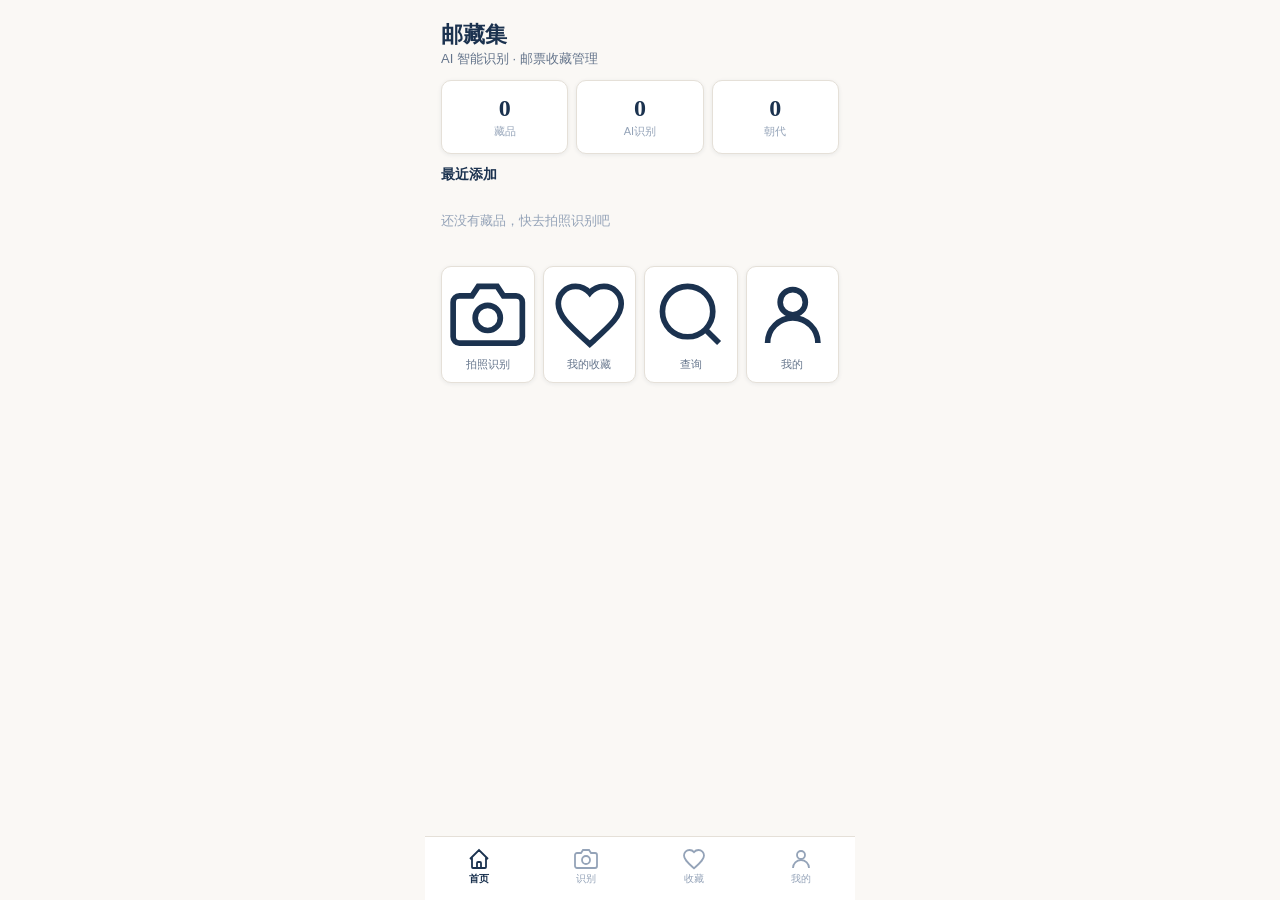
<file: index.html>
<!DOCTYPE html>
<html lang="zh-CN">
<head>
<meta charset="UTF-8">
<meta name="viewport" content="width=device-width,initial-scale=1.0,maximum-scale=1.0,user-scalable=no">
<meta name="theme-color" content="#1B324F">
<meta name="apple-mobile-web-app-capable" content="yes">
<title>邮藏集 - AI 邮票识别</title>
<link rel="manifest" href="manifest.json">
<link rel="apple-touch-icon" href="icons/icon-192.png">
<style>
:root{--p:#1B324F;--g:#C8963E;--b:#FAF8F5;--s:#F5F1EB;--e:#E5E0D8;--m:#94A3B8;--t:#64748B;--i:#1A1A2E;--d:#E93D82;--fd:Georgia,'Noto Serif SC',serif;--fb:-apple-system,sans-serif;--sh:0 1px 4px rgba(27,50,79,0.08);--r:10px;--n:68px}
*{margin:0;padding:0;box-sizing:border-box;-webkit-tap-highlight-color:transparent}
html,body{height:100%;overflow:hidden}
body{font-family:var(--fb);background:var(--b);color:var(--i);max-width:430px;margin:0 auto}
.p{display:none;flex-direction:column;height:100%;overflow-y:auto;padding-bottom:calc(var(--n)+12px)}
.p.a{display:flex}
.tb{display:flex;align-items:center;justify-content:space-between;padding:14px 16px 8px;position:sticky;top:0;z-index:20;background:var(--b)}
.tb h1{font-family:var(--fd);font-size:20px;color:var(--p)}
.nav{position:fixed;bottom:0;left:0;right:0;max-width:430px;margin:0 auto;background:#FFF;border-top:1px solid var(--e);display:flex;justify-content:space-around;padding:6px 0 10px;z-index:100}
.ni{display:flex;flex-direction:column;align-items:center;gap:1px;border:none;background:none;cursor:pointer;padding:4px 16px;min-width:56px;color:var(--m);font-size:10px}
.ni svg{width:24px;height:24px;fill:none;stroke:var(--m);stroke-width:1.8}
.ni.a{color:var(--p);font-weight:600}
.ni.a svg{stroke:var(--p)}

/* Home */
.st{display:flex;gap:8px;padding:0 16px;margin:12px 0}
.sti{flex:1;background:#FFF;border-radius:var(--r);padding:14px 8px;text-align:center;box-shadow:var(--sh);border:1px solid var(--e)}
.sti .n{font-family:var(--fd);font-size:24px;font-weight:700;color:var(--p)}
.sti .l{font-size:11px;color:var(--m);margin-top:2px}
.scr{display:flex;gap:10px;overflow-x:auto;padding:0 16px;margin-bottom:16px;scrollbar-width:none}
.scr::-webkit-scrollbar{display:none}
.hc{flex-shrink:0;width:140px;background:#FFF;border-radius:var(--r);box-shadow:var(--sh);border:1px solid var(--e);overflow:hidden;cursor:pointer}
.hc .th{width:100%;height:90px;display:flex;align-items:center;justify-content:center;background:var(--s);font-family:var(--fd);font-size:24px;color:var(--g)}
.hc .if{padding:8px 10px}
.hc .nm{font-size:13px;font-weight:600}
.hc .mt{font-size:11px;color:var(--m)}
.gr{display:grid;grid-template-columns:repeat(4,1fr);gap:8px;padding:0 16px;margin-bottom:16px}
.gi{display:flex;flex-direction:column;align-items:center;gap:4px;padding:10px 8px;border-radius:var(--r);background:#FFF;border:1px solid var(--e);cursor:pointer;box-shadow:var(--sh);font-size:11px;color:var(--t)}

/* Scan */
.scan-area{display:flex;flex-direction:column;align-items:center;justify-content:center;margin:16px;padding:40px 20px;background:var(--s);border-radius:16px;border:2px dashed var(--e);cursor:pointer}
.scan-area svg{width:48px;height:48px;stroke:var(--m);margin-bottom:12px}
.scan-area .t1{font-size:16px;font-weight:600;color:var(--p)}
.scan-area .t2{font-size:13px;color:var(--m);margin-top:4px}
.preview-img{width:100%;max-height:300px;object-fit:contain;border-radius:var(--r);margin:8px 0}

/* Form */
.fm{padding:0 16px 16px}
.fm label{display:block;font-size:12px;font-weight:600;color:var(--p);margin-bottom:4px;margin-top:12px}
.fm input,.fm select,.fm textarea{width:100%;padding:10px 12px;border-radius:8px;border:1px solid var(--e);background:#FFF;font-size:14px;outline:none;font-family:var(--fb)}
.fm textarea{height:60px;resize:vertical}
.btn{width:100%;padding:12px;border-radius:8px;border:none;font-size:15px;font-weight:600;cursor:pointer}
.btn.pri{background:var(--p);color:#FFF}
.btn.gold{background:var(--g);color:#FFF}
.btn.out{background:transparent;border:1px solid var(--p);color:var(--p)}

/* Grid */
.sg{display:grid;grid-template-columns:1fr 1fr;gap:10px;padding:0 16px 16px}
.sc{background:#FFF;border-radius:var(--r);border:1px solid var(--e);overflow:hidden;cursor:pointer}
.sc .th{width:100%;height:100px;display:flex;align-items:center;justify-content:center;background:var(--s);font-size:28px;color:var(--g)}
.sc .if{padding:8px 10px}
.sc .nm{font-weight:600;font-size:13px}
.sc .pr{font-size:12px;color:var(--d);font-weight:600;margin-top:2px}

/* Search */
.sb{padding:8px 16px}
.sb input{width:100%;padding:10px 14px;border-radius:999px;border:1px solid var(--e);background:#FFF;font-size:14px;box-shadow:var(--sh);outline:none}
.fl{display:flex;gap:6px;padding:4px 16px 8px;overflow-x:auto}
.fl span{padding:4px 12px;border-radius:999px;background:#FFF;border:1px solid var(--e);font-size:12px;cursor:pointer;white-space:nowrap;color:var(--t)}
.fl span.a{background:var(--p);color:#FFF;border-color:var(--p)}

/* Detail */
.dhdr{display:flex;justify-content:space-between;align-items:center;padding:0 16px 8px}
.dhdr h2{font-family:var(--fd);font-size:18px;font-weight:700;flex:1}
.dg{display:grid;grid-template-columns:1fr 1fr;gap:8px;padding:0 16px 16px}
.di{background:var(--s);border-radius:8px;padding:10px;border:1px solid var(--e)}
.di .l{font-size:11px;color:var(--m)}
.di .v{font-size:14px;font-weight:600;font-family:var(--fd);margin-top:2px}
.db{background:#FFF;border-radius:var(--r);padding:14px;box-shadow:var(--sh);border:1px solid var(--e);margin:0 16px 12px}
.db h3{font-size:14px;color:var(--p);margin-bottom:6px}
.db p{font-size:13px;line-height:1.6;color:var(--t)}

/* Toasts */
.toast{position:fixed;bottom:90px;left:50%;transform:translateX(-50%);background:var(--i);color:#FFF;padding:10px 20px;border-radius:999px;font-size:13px;z-index:999;opacity:0;transition:opacity .3s}
.toast.s{opacity:1}
.loading{text-align:center;padding:20px;color:var(--m)}
.spin{width:24px;height:24px;border:2px solid var(--e);border-top-color:var(--g);border-radius:50%;animation:sp .6s linear infinite;margin:0 auto 8px}
@keyframes sp{to{transform:rotate(360deg)}}

/* Profile */
.ph{text-align:center;padding:24px 16px 12px}
.pa{width:64px;height:64px;border-radius:50%;background:var(--p);display:flex;align-items:center;justify-content:center;margin:0 auto 8px;font-size:26px;color:#FFF}
.pm{padding:0 16px}
.pmi{display:flex;justify-content:space-between;padding:14px;background:#FFF;border-radius:var(--r);margin-bottom:8px;cursor:pointer;box-shadow:var(--sh);border:1px solid var(--e)}
.pmi .t{font-size:14px;font-weight:500}
.pmi .a{color:var(--m)}

.empty{text-align:center;padding:60px 20px;color:var(--m);font-size:14px}
</style>
</head>
<body>

<div class="p a" id="home">
  <div style="padding:20px 16px 0">
    <h1 style="font-family:var(--fd);color:var(--p);font-size:22px">邮藏集</h1>
    <p style="font-size:13px;color:var(--t)">AI 智能识别 · 邮票收藏管理</p>
  </div>
  <div class="st">
    <div class="sti"><div class="n" id="h-total">0</div><div class="l">藏品</div></div>
    <div class="sti"><div class="n" id="h-ai">0</div><div class="l">AI识别</div></div>
    <div class="sti"><div class="n" id="h-dyn">0</div><div class="l">朝代</div></div>
  </div>
  <div style="padding:0 16px;font-weight:600;font-size:14px;color:var(--p);margin-bottom:8px">最近添加</div>
  <div class="scr" id="recent"></div>
  <div class="gr">
    <div class="gi" onclick="go('scan')"><svg viewBox="0 0 24 24"><path d="M23 19a2 2 0 01-2 2H3a2 2 0 01-2-2V8a2 2 0 012-2h4l2-3h6l2 3h4a2 2 0 012 2z" stroke="var(--p)" fill="none" stroke-width="1.8"/><circle cx="12" cy="13" r="4" stroke="var(--p)" fill="none" stroke-width="1.8"/></svg><span>拍照识别</span></div>
    <div class="gi" onclick="go('collect')"><svg viewBox="0 0 24 24"><path d="M12 21.35l-1.45-1.32C5.4 15.36 2 12.28 2 8.5 2 5.42 4.42 3 7.5 3c1.74 0 3.41.81 4.5 2.09C13.09 3.81 14.76 3 16.5 3 19.58 3 22 5.42 22 8.5c0 3.78-3.4 6.86-8.55 11.54L12 21.35z" stroke="var(--p)" fill="none" stroke-width="1.8"/></svg><span>我的收藏</span></div>
    <div class="gi" onclick="go('search')"><svg viewBox="0 0 24 24"><circle cx="11" cy="11" r="8" stroke="var(--p)" fill="none" stroke-width="1.8"/><path d="M21 21l-4.35-4.35" stroke="var(--p)" fill="none" stroke-width="1.8"/></svg><span>查询</span></div>
    <div class="gi" onclick="go('profile')"><svg viewBox="0 0 24 24"><circle cx="12" cy="8" r="4" stroke="var(--p)" fill="none" stroke-width="1.8"/><path d="M20 21a8 8 0 10-16 0" stroke="var(--p)" fill="none" stroke-width="1.8"/></svg><span>我的</span></div>
  </div>
</div>

<div class="p" id="scan">
  <div class="tb"><h1>AI 识别</h1><div style="width:36px"></div></div>
  <div class="scan-area" id="scanArea">
    <svg viewBox="0 0 24 24"><path d="M23 19a2 2 0 01-2 2H3a2 2 0 01-2-2V8a2 2 0 012-2h4l2-3h6l2 3h4a2 2 0 012 2z" fill="none" stroke-width="1.8"/><circle cx="12" cy="13" r="4" fill="none" stroke-width="1.8"/></svg>
    <div class="t1">选择邮票图片</div>
    <div class="t2" style="margin-bottom:16px">AI 自动识别邮票信息</div>
    <div style="display:flex;gap:12px">
      <button class="btn pri" style="flex:1;font-size:13px;padding:10px" onclick="pickCamera()">📸 拍照</button>
      <button class="btn gold" style="flex:1;font-size:13px;padding:10px" onclick="pickGallery()">🖼️ 相册</button>
    </div>
  </div>
  <input type="file" id="cameraInput" accept="image/*" capture="environment" style="display:none" onchange="handleImage(this,false)">
  <input type="file" id="galleryInput" accept="image/*" style="display:none" onchange="handleImage(this,true)">
  <div id="cropArea" style="display:none;padding:0 16px 8px">
    <div style="position:relative;width:100%;overflow:hidden;border-radius:var(--r);background:#000" id="cropContainer">
      <canvas id="cropCanvas" style="width:100%;display:block"></canvas>
      <div id="cropOverlay" style="position:absolute;top:0;left:0;right:0;bottom:0;cursor:crosshair" ontouchstart="cropStart(event)" ontouchmove="cropMove(event)" ontouchend="cropEnd(event)" onmousedown="cropStart(event)" onmousemove="cropMove(event)" onmouseup="cropEnd(event)"></div>
      <div id="cropBox" style="position:absolute;border:2px dashed #FFF;background:rgba(255,255,255,0.15);display:none;pointer-events:none"></div>
    </div>
    <div style="display:flex;gap:8px;margin-top:8px">
      <button class="btn out" style="flex:1;font-size:12px;padding:8px" onclick="cropCancel()">取消裁剪</button>
      <button class="btn pri" style="flex:1;font-size:12px;padding:8px" onclick="cropApply()">✂ 裁剪并识别</button>
    </div>
  </div>
  <div id="aiResult"></div>
  <div class="fm" id="saveForm" style="display:none">
    <label>邮票名称 <span style="font-weight:400;color:var(--m)">（自动生成）</span></label>
    <input id="f-name" readonly style="background:var(--s);color:var(--i);font-weight:600" oninput="showMarketLinks()">
    <div style="display:grid;grid-template-columns:1fr 1fr 1fr;gap:8px">
      <div><label>志号</label><input id="f-code" placeholder="如 T46" onchange="autoName()"></div>
      <div><label>年代/朝代</label><input id="f-dyn" placeholder="清代" onchange="autoName()"></div>
      <div><label>发行年份</label><input id="f-year" placeholder="1878"></div>
    </div>
    <div style="display:grid;grid-template-columns:1fr 1fr;gap:8px">
      <div><label>面值</label><input id="f-face" placeholder="壹分银"></div>
      <div><label>分类</label><select id="f-cat" onchange="autoName()"><option>经典</option><option>纪特</option><option>民国</option><option>文革</option><option>生肖</option><option>普票</option></select></div>
    </div>
    <div style="display:grid;grid-template-columns:1fr 1fr;gap:8px">
      <div><label>地区</label><select id="f-region"><option>中国内地</option><option>香港</option><option>澳门</option><option>台湾</option><option>海外</option></select></div>
      <div><label>类型</label><select id="f-type" onchange="autoName()"><option>邮票</option><option>小型张</option><option>小版票</option><option>首日实寄封</option></select></div>
    </div>
    <label>邮戳/寄出地 <span style="font-weight:400;color:var(--m)">（实寄封必填）</span></label>
    <input id="f-postmark" placeholder="如：上海、北京" oninput="autoName();showMarketLinks()">
    <label>描述</label><textarea id="f-desc" placeholder="AI 识别结果描述"></textarea>
    <label>参考价格</label><input id="f-price" placeholder="如 ¥8,500">
    <div id="marketLinks" style="display:none;margin-bottom:12px">
      <div style="font-size:12px;color:var(--m);margin-bottom:6px">🔍 在市场中搜索此邮票：</div>
      <div style="display:flex;gap:8px">
        <button class="btn out" style="flex:1;font-size:12px;padding:8px" onclick="searchMarket('taobao')">淘宝</button>
        <button class="btn out" style="flex:1;font-size:12px;padding:8px" onclick="searchMarket('weidian')">微店</button>
        <button class="btn out" style="flex:1;font-size:12px;padding:8px" onclick="searchMarket('paimai')">拍卖</button>
      </div>
    </div>
    <button class="btn pri" onclick="saveStamp()" style="margin-top:12px">保存到收藏</button>
    <button class="btn out" onclick="retake()" style="margin-top:8px">重新拍照</button>
  </div>
</div>

<div class="p" id="collect">
  <div class="tb"><h1>我的收藏</h1><div style="width:36px"></div></div>
  <div class="sg" id="collGrid"></div>
</div>

<div class="p" id="search">
  <div class="tb"><h1>查询</h1><div style="width:36px"></div></div>
  <div class="sb"><input id="sq" placeholder="搜索名称、朝代..." oninput="doSearch()"></div>
  <div class="fl"><span class="a" onclick="sf(this,'all')">全部</span><span onclick="sf(this,'清代')">清代</span><span onclick="sf(this,'民国')">民国</span><span onclick="sf(this,'新中国')">新中国</span></div>
  <div class="fl"><span onclick="sf(this,'中国内地')">内地</span><span onclick="sf(this,'香港')">香港</span><span onclick="sf(this,'澳门')">澳门</span><span onclick="sf(this,'台湾')">台湾</span><span onclick="sf(this,'海外')">海外</span></div>
  <div class="fl"><span onclick="sf(this,'邮票')">邮票</span><span onclick="sf(this,'小型张')">小型张</span><span onclick="sf(this,'小版票')">小版票</span><span onclick="sf(this,'首日实寄封')">首日实寄封</span></div>
  <div style="padding:4px 16px 8px;display:flex;align-items:center;gap:8px;font-size:12px;color:var(--t)">
    <span>年份:</span>
    <input id="yrFrom" placeholder="从" style="width:55px;padding:4px 6px;border-radius:6px;border:1px solid var(--e);font-size:12px;text-align:center" oninput="doSearch()">
    <span>—</span>
    <input id="yrTo" placeholder="至" style="width:55px;padding:4px 6px;border-radius:6px;border:1px solid var(--e);font-size:12px;text-align:center" oninput="doSearch()">
  </div>
  <div class="sg" id="searchGrid"></div>
</div>

<div class="p" id="detail">
  <div class="tb"><div class="ni" style="padding:0;min-width:auto" onclick="bh()"><svg viewBox="0 0 24 24"><path d="M19 12H5M12 19l-7-7 7-7" stroke="var(--p)" fill="none" stroke-width="2"/></svg></div><h1>藏品详情</h1><div style="width:36px"></div></div>
  <div id="detailContent"></div>
</div>

<div class="p" id="profile">
  <div class="tb"><h1>我的</h1><div style="width:36px"></div></div>
  <div class="ph">
    <div class="pa">邮</div>
    <div style="font-size:18px;font-weight:700">集邮者</div>
    <div style="font-size:12px;color:var(--t)">邮票识别 · 收藏管理</div>
  </div>
  <div class="st">
    <div class="sti"><div class="n" id="p-total">0</div><div class="l">藏品</div></div>
    <div class="sti"><div class="n" id="p-ai">0</div><div class="l">AI识别</div></div>
    <div class="sti"><div class="n" id="p-dyn">0</div><div class="l">朝代</div></div>
  </div>
  <div class="pm">
    <div class="pmi" onclick="exportData()"><span class="t">导出数据</span><span class="a">›</span></div>
    <div class="pmi" onclick="clearData()"><span class="t">清空所有数据</span><span class="a">›</span></div>
    <div class="pmi" onclick="checkUpdate()"><span class="t">检查更新</span><span class="a">›</span></div>
    <div style="text-align:center;padding:16px;font-size:11px;color:var(--m)">
      版本 <span id="verNum">v5</span> ·
      <span id="cacheStatus">已缓存</span>
      <span id="updateNotice" style="display:none;color:#E93D82;font-weight:600;cursor:pointer" onclick="location.reload()"> · 有新版本，点击刷新</span>
    </div>
  </div>
</div>

<nav class="nav">
  <div class="ni a" onclick="nv('home',this)"><svg viewBox="0 0 24 24"><path d="M3 12l2-2m0 0l7-7 7 7M5 10v10a1 1 0 001 1h3m10-11l2 2m-2-2v10a1 1 0 01-1 1h-3m-6 0a1 1 0 001-1v-4a1 1 0 011-1h2a1 1 0 011 1v4a1 1 0 001 1m-6 0h6"/></svg><span>首页</span></div>
  <div class="ni" onclick="nv('scan',this)"><svg viewBox="0 0 24 24"><path d="M23 19a2 2 0 01-2 2H3a2 2 0 01-2-2V8a2 2 0 012-2h4l2-3h6l2 3h4a2 2 0 012 2z"/><circle cx="12" cy="13" r="4"/></svg><span>识别</span></div>
  <div class="ni" onclick="nv('collect',this)"><svg viewBox="0 0 24 24"><path d="M12 21.35l-1.45-1.32C5.4 15.36 2 12.28 2 8.5 2 5.42 4.42 3 7.5 3c1.74 0 3.41.81 4.5 2.09C13.09 3.81 14.76 3 16.5 3 19.58 3 22 5.42 22 8.5c0 3.78-3.4 6.86-8.55 11.54z"/></svg><span>收藏</span></div>
  <div class="ni" onclick="nv('profile',this)"><svg viewBox="0 0 24 24"><circle cx="12" cy="8" r="4"/><path d="M20 21a8 8 0 10-16 0"/></svg><span>我的</span></div>
</nav>

<div class="toast" id="toast"></div>
<div class="toast" id="loading" style="background:rgba(0,0,0,0.8);padding:15px 25px"><div class="spin"></div><div style="font-size:13px">AI 识别中...</div></div>

<script>
// ===== DATA =====
var DB_KEY = 'youcangji_stamps';
var stamps = JSON.parse(localStorage.getItem(DB_KEY) || '[]');

// ===== API =====
var API_KEY = 'sk-ws-H.RXIHRLM.svtl.MEQCIFGGBFw2qBtHhpYmb_-7cUy2gAPlDX_2CKMquiw1r8lxAiBi093MxdwVBxLwnDLR0nAdHpILJ_Re0pJZVPN5NVFzuQ';
var API_URL = 'https://dashscope.aliyuncs.com/compatible-mode/v1/chat/completions';

// ===== Stamp Database =====
var STAMP_DB = [
  {id:'db1',code:'海关大龙',name:'薄纸壹分银',dynasty:'清代',year:'1878',face:'壹分银',cat:'经典',region:'中国内地',type:'邮票',kw:'大龙 薄纸 壹分银 云龙',desc:'中国第一套邮票，薄纸版壹分银，图案为云龙戏珠，寓意吉祥，由上海海关造册处印制。',price:'¥38,000'},
  {id:'db2',code:'海关大龙',name:'阔边壹分银',dynasty:'清代',year:'1878',face:'壹分银',cat:'经典',region:'中国内地',type:'邮票',kw:'大龙 阔边 壹分银 云龙',desc:'大龙邮票阔边版，纸质较厚，边框距离画面较宽，存量少于薄纸版。',price:'¥86,000'},
  {id:'db3',code:'红印花',name:'小字当壹圆',dynasty:'清代',year:'1897',face:'壹角银',cat:'经典',region:'中国内地',type:'邮票',kw:'红印花 小字 当壹圆 加盖',desc:'红印花加盖小字当壹圆，清代邮政珍邮，加盖小字当壹圆于红印花税票上。',price:'¥287,500'},
  {id:'db4',code:'红印花',name:'大字当壹圆',dynasty:'清代',year:'1897',face:'壹角银',cat:'经典',region:'中国内地',type:'邮票',kw:'红印花 大字 当壹圆 加盖',desc:'红印花加盖大字当壹圆，加盖字体较大，数量多于小字版。',price:'¥138,000'},
  {id:'db5',code:'慈禧万寿',name:'初版贰分',dynasty:'清代',year:'1894',face:'贰分',cat:'经典',region:'中国内地',type:'邮票',kw:'慈禧 寿辰 万寿 纪念 五福',desc:'慈禧太后六十寿辰纪念邮票，中国第一套纪念邮票，俗称万寿票。',price:'¥15,000'},
  {id:'db6',code:'台湾龙马',name:'壹佰文',dynasty:'清代',year:'1888',face:'壹佰文',cat:'经典',region:'台湾',type:'邮票',kw:'龙马 台湾 龙马图 马',desc:'台湾邮政总局发行的龙马图邮票，图案为龙马精神。',price:'¥12,000'},
  {id:'db7',code:'蟠龙',name:'上海寄香港',dynasty:'清代',year:'1902',face:'2分',cat:'经典',region:'中国内地',type:'首日实寄封',kw:'实寄封 上海 香港 蟠龙',desc:'上海工部局书信馆寄往香港的实寄封，贴蟠龙邮票2分。',price:'¥3,500'},
  {id:'db8',code:'澳门皇冠',name:'10reis',dynasty:'清代',year:'1884',face:'10',cat:'经典',region:'澳门',type:'邮票',kw:'澳门 皇冠 葡属 葡萄牙',desc:'澳门发行的皇冠图案邮票，葡萄牙殖民时期邮政用品。',price:'¥6,800'},
  {id:'db9',code:'香港维多利亚',name:'8分',dynasty:'清代',year:'1862',face:'8分',cat:'经典',region:'香港',type:'邮票',kw:'香港 维多利亚 女王 雕刻',desc:'香港最早发行的邮票之一，维多利亚女王侧面像，雕刻版印刷。',price:'¥15,000'},
  {id:'db10',code:'伦敦版',name:'孙中山像贰圆',dynasty:'民国',year:'1931',face:'贰圆',cat:'民国',region:'中国内地',type:'邮票',kw:'孙中山 伦敦版 雕刻 贰圆',desc:'伦敦德纳罗公司雕刻印刷的孙中山像邮票，线条细腻，印刷精良。',price:'¥6,900'},
  {id:'db11',code:'国父纪念',name:'孙中山像贰角',dynasty:'民国',year:'1940',face:'贰角',cat:'民国',region:'中国内地',type:'邮票',kw:'孙中山 国父 纪念 全会',desc:'孙中山先生国父纪念邮票，民国时期发行。',price:'¥2,800'},
  {id:'db12',code:'纪94M',name:'梅兰芳舞台艺术',dynasty:'新中国',year:'1962',face:'8分+50分',cat:'纪特',region:'中国内地',type:'小型张',kw:'梅兰芳 贵妃醉酒 舞台艺术 小型张 纪94',desc:'梅兰芳舞台艺术小型张，纪94M，新中国第一枚小型张，JT票之王。',price:'¥218,500'},
  {id:'db13',code:'文革',name:'全国山河一片红',dynasty:'新中国',year:'1968',face:'8分',cat:'文革',region:'中国内地',type:'邮票',kw:'全国山河一片红 文革 地图 撤销',desc:'新中国最著名珍邮，因地图绘制问题被紧急撤销，少量流出。',price:'¥1,035,000'},
  {id:'db14',code:'T46',name:'庚申年猴票',dynasty:'新中国',year:'1980',face:'8分',cat:'生肖',region:'中国内地',type:'邮票',kw:'庚申 猴 生肖 黄永玉 第一枚',desc:'T46庚申年猴票，黄永玉设计，中国第一枚生肖邮票。',price:'¥12,650'},
  {id:'db15',code:'香港回归',name:'纪念封',dynasty:'新中国',year:'1997',face:'纪念封',cat:'经典',region:'香港',type:'首日实寄封',kw:'香港回归 1997 纪念封 日戳',desc:'香港回归祖国纪念实寄封，加盖1997年7月1日香港日戳。',price:'¥5,200'},
  {id:'db16',code:'澳门灯塔',name:'小型张',dynasty:'新中国',year:'1996',face:'5元',cat:'纪特',region:'澳门',type:'小型张',kw:'澳门 灯塔 东望洋 小型张',desc:'澳门灯塔主题小型张，画面为东望洋灯塔，色彩绚丽。',price:'¥1,800'},
  {id:'db17',code:'T99M',name:'牡丹亭',dynasty:'新中国',year:'1984',face:'2元',cat:'纪特',region:'中国内地',type:'小型张',kw:'牡丹亭 小型张 汤显祖 戏曲',desc:'T99M牡丹亭小型张，取材于汤显祖名作，设计典雅。',price:'¥2,500'},
  {id:'db18',code:'台湾生肖',name:'猴年',dynasty:'新中国',year:'1968',face:'5角',cat:'生肖',region:'台湾',type:'邮票',kw:'台湾 生肖 猴 猴年',desc:'台湾发行的生肖邮票，猴年图案，设计活泼。',price:'¥4,500'},
  {id:'db19',code:'T44',name:'齐白石作品选',dynasty:'新中国',year:'1980',face:'8分',cat:'纪特',region:'中国内地',type:'邮票',kw:'齐白石 国画 虾 绘画 艺术',desc:'T44齐白石作品选邮票，全套16枚，选取齐白石代表画作。',price:'¥8,500'},
  {id:'db20',code:'T41M',name:'从小爱科学',dynasty:'新中国',year:'1979',face:'2元',cat:'纪特',region:'中国内地',type:'小型张',kw:'科学 天文 航模 小爱 小型张',desc:'T41M从小爱科学小型张，图案为少年儿童科技活动。',price:'¥28,500'},
  {id:'db21',code:'特38',name:'金鱼',dynasty:'新中国',year:'1960',face:'8分',cat:'纪特',region:'中国内地',type:'邮票',kw:'金鱼 观赏鱼 水生 动物',desc:'特38金鱼邮票，全套12枚，展现多种名贵金鱼品种。',price:'¥12,800'},
  {id:'db22',code:'特57',name:'黄山风景',dynasty:'新中国',year:'1963',face:'多种',cat:'纪特',region:'中国内地',type:'邮票',kw:'黄山 风景 迎客松 云海 奇峰',desc:'特57黄山风景邮票，全套16枚，展现黄山四绝奇观。',price:'¥32,000'},
  {id:'db23',code:'香港经典',name:'维多利亚港',dynasty:'新中国',year:'1991',face:'5元',cat:'经典',region:'香港',type:'小型张',kw:'香港 经典 维多利亚 港',desc:'香港经典邮票小型张，画面为维多利亚港景色。',price:'¥1,200'},
  {id:'db24',code:'澳门妈祖',name:'妈祖阁',dynasty:'新中国',year:'1994',face:'3元',cat:'经典',region:'澳门',type:'邮票',kw:'澳门 妈祖 庙宇 建筑 宗教',desc:'澳门妈祖庙邮票，展现澳门标志性建筑妈祖阁。',price:'¥800'},
];

function matchStamp(extracted) {
  var keywords = (extracted.texts || '') + ' ' + (extracted.name || '') + ' ' + (extracted.dynasty || '') + ' ' + (extracted.face || '');
  var words = keywords.toLowerCase().split(/[\s,，。]+/).filter(function(w){return w.length>1});

  // Score each stamp in DB
  var scored = STAMP_DB.map(function(s) {
    var score = 0;
    var dbKw = s.kw.toLowerCase() + ' ' + s.name.toLowerCase() + ' ' + s.dynasty + ' ' + s.face + ' ' + (s.code||'').toLowerCase();
    words.forEach(function(w) {
      if (dbKw.indexOf(w) >= 0) score += 10;
    });
    // Bonus for matching code
    if (extracted.code && s.code && s.code.toLowerCase().indexOf(extracted.code.toLowerCase()) >= 0) score += 25;
    // Bonus for matching dynasty
    if (extracted.dynasty && s.dynasty.indexOf(extracted.dynasty) >= 0) score += 20;
    // Bonus for matching year range
    if (extracted.year && s.year) {
      var ey = parseInt(extracted.year);
      var sy = parseInt(s.year);
      if (!isNaN(ey) && !isNaN(sy) && Math.abs(ey - sy) < 5) score += 15;
    }
    return {stamp:s, score:score};
  });

  scored.sort(function(a,b){return b.score - a.score});
  var best = scored[0];
  if (best && best.score >= 15) return best.stamp;
  return null;
}

async function callAI(base64Image) {
  showLoad(true);
  try {
    // Single combined analysis: identify item, stamp, postmark all at once
    var resp = await fetch(API_URL, {
      method: 'POST',
      headers: {'Content-Type':'application/json','Authorization':'Bearer '+API_KEY},
      body: JSON.stringify({
        model: 'qwen3.7-plus',
        messages: [{
          role: 'user',
          content: [
            {type:'text', text:'你是中国邮票专家。仔细看这张图片，一步完成识别。注意：如果是系列邮票（如中国篆刻、西游记、生肖等），每套志号不同，务必根据画面细节判断是第几组。输出JSON：{"itemType":"物品类型(stamp=邮票/cover=实寄封)","name":"邮票完整官方名称(含组别，如中国篆刻第三组，不含志号)","code":"志号(要精确，如2025-25(5-3)，根据面值和画面判断全套枚数和本枚位置)","stampPosition":"全套枚数和本枚位置(如5-3表示全套5枚这是第3枚)","dynasty":"朝代","year":"发行年份","faceValue":"面值","category":"分类(经典/纪特/民国/文革/生肖/普票)","region":"地区(中国内地/香港/澳门/台湾/海外)","stampType":"类型(邮票/小型张/小版票/首日实寄封)","postmark":"邮戳上的地名(实寄封必填，注意环形文字变形，东≠齐、昌≠冒、湖≠沽)","postmarkDate":"邮戳上的完整日期(YYYY-MM-DD，首日封首日日期，用于精确判断志号)","exactArtifact":"图案上的具体文物名称(只有100%确定时才写具体名称，不确定就写类别如"古代简牍""青铜器""名画"，不要编造具体的出土文物)","patternDesc":"文物背景简解(50字)","description":"邮票基本信息","estimatedPrice":"参考价格"}。一次完成所有识别。只输出JSON。'},
            {type:'image_url', image_url:{url:'data:image/jpeg;base64,'+base64Image}}
          ]
        }],
        max_tokens:1024,
        response_format:{type:'json_object'}
      })
    });
    var data = await resp.json();
    var info = JSON.parse(data.choices[0].message.content);

    // Build description from Phase 1 results
    var descParts = [];
    if (info.itemType === 'cover') descParts.push('【类型】实寄封');
    if (info.exactArtifact) descParts.push('【文物/图案】' + info.exactArtifact);
    if (info.patternDesc) descParts.push('【文化背景】' + info.patternDesc);
    if (info.description) descParts.push('【概况】' + info.description);
    info.description = descParts.join('\n') || info.description || '';
    info.source = 'phase1';
    info.matchHint = '✅ 识别完成';
    return info;

  } catch(e) {
    console.error(e);
    return null;
  } finally {
    showLoad(false);
  }
}

// ===== Image Picker =====
function pickCamera() { document.getElementById('cameraInput').click(); }
function pickGallery() { document.getElementById('galleryInput').click(); }

var _cropImg = null;
var _cropStartX, _cropStartY, _cropActive = false;

function handleImage(input, skipCrop) {
  if (!input.files || !input.files[0]) return;
  var file = input.files[0];
  var reader = new FileReader();
  reader.onload = function(e) {
    var fullBase64 = e.target.result;
    var base64Data = fullBase64.split(',')[1];

    // Compress image before storing/processing
    compressImage(base64Data, 1200, 0.8).then(function(compressed) {
      window._currentImage = compressed;
      window._currentImageFull = 'data:image/jpeg;base64,' + compressed;

      if (skipCrop) {
        recognizeStamp(compressed);
        document.getElementById('scanArea').innerHTML =
          '<img src="data:image/jpeg;base64,'+compressed+'" class="preview-img">'
          + '<div style="display:flex;gap:8px;margin-top:8px">'
          + '<button class="btn out" style="flex:1;font-size:12px;padding:8px" onclick="retake()">重选</button>'
          + '</div>';
        return;
      }

      // Camera: show crop UI
      document.getElementById('scanArea').style.display = 'none';
      document.getElementById('cropArea').style.display = 'block';
      document.getElementById('aiResult').innerHTML = '';
      document.getElementById('saveForm').style.display = 'none';

      var img = new Image();
      img.onload = function() {
        _cropImg = img;
        var canvas = document.getElementById('cropCanvas');
        var c = canvas.getContext('2d');
        var w = Math.min(img.width, canvas.parentElement.clientWidth);
        var h = w * img.height / img.width;
        canvas.width = w;
        canvas.height = h;
        canvas.style.width = w + 'px';
        canvas.style.height = h + 'px';
        c.drawImage(img, 0, 0, w, h);
        window._cropScale = {sx: img.width / w, sy: img.height / h};
        var pad = w * 0.05;
        showCropBox(pad, pad, w - 2*pad, h - 2*pad);
      };
      img.src = window._currentImageFull;
    });
  };
  reader.readAsDataURL(file);
}

function showCropBox(x, y, w, h) {
  var box = document.getElementById('cropBox');
  box.style.display = 'block';
  box.style.left = x + 'px';
  box.style.top = y + 'px';
  box.style.width = w + 'px';
  box.style.height = h + 'px';
  box._x = x; box._y = y; box._w = w; box._h = h;
  window._cropRect = {x:x, y:y, w:w, h:h};
}

function cropStart(e) {
  _cropActive = true;
  var rect = document.getElementById('cropContainer').getBoundingClientRect();
  var x = (e.touches ? e.touches[0].clientX : e.clientX) - rect.left;
  var y = (e.touches ? e.touches[0].clientY : e.clientY) - rect.top;
  _cropStartX = x; _cropStartY = y;
  showCropBox(x, y, 0, 0);
  e.preventDefault();
}

function cropMove(e) {
  if (!_cropActive) return;
  var rect = document.getElementById('cropContainer').getBoundingClientRect();
  var x = (e.touches ? e.touches[0].clientX : e.clientX) - rect.left;
  var y = (e.touches ? e.touches[0].clientY : e.clientY) - rect.top;
  var lx = Math.min(_cropStartX, x);
  var ly = Math.min(_cropStartY, y);
  var lw = Math.abs(x - _cropStartX);
  var lh = Math.abs(y - _cropStartY);
  showCropBox(lx, ly, lw, lh);
  e.preventDefault();
}

function cropEnd(e) {
  _cropActive = false;
}

function cropApply() {
  var r = window._cropRect;
  if (!r || r.w < 10 || r.h < 10) { toast('请先选择裁剪区域'); return; }
  var s = window._cropScale;
  if (!_cropImg) return;

  // Calculate crop in original image coordinates
  var cx = Math.round(r.x * s.sx);
  var cy = Math.round(r.y * s.sy);
  var cw = Math.round(r.w * s.sx);
  var ch = Math.round(r.h * s.sy);

  // Create cropped image
  var canvas = document.createElement('canvas');
  canvas.width = cw;
  canvas.height = ch;
  var ctx = canvas.getContext('2d');
  ctx.drawImage(_cropImg, cx, cy, cw, ch, 0, 0, cw, ch);
  var croppedData = canvas.toDataURL('image/jpeg', 0.9);
  window._currentImage = croppedData.split(',')[1];
  window._croppedImage = croppedData;

  document.getElementById('cropArea').style.display = 'none';
  document.getElementById('scanArea').style.display = 'block';
  document.getElementById('scanArea').innerHTML =
    '<img src="'+croppedData+'" class="preview-img">'
    + '<div style="display:flex;gap:8px;margin-top:8px">'
    + '<button class="btn out" style="flex:1;font-size:12px;padding:8px" onclick="retake()">重选</button>'
    + '<button class="btn pri" style="flex:1;font-size:12px;padding:8px" onclick="confirmImage()">✓ 识别此图</button>'
    + '</div>';
}

function cropCancel() {
  document.getElementById('cropArea').style.display = 'none';
  document.getElementById('scanArea').style.display = 'block';
}

function compressImage(base64Data, maxSize, quality) {
  return new Promise(function(resolve) {
    var img = new Image();
    img.onload = function() {
      var w = img.width, h = img.height;
      if (w <= maxSize && h <= maxSize) { resolve(base64Data); return; }
      if (w > h) { h = Math.round(h * maxSize / w); w = maxSize; }
      else { w = Math.round(w * maxSize / h); h = maxSize; }
      var canvas = document.createElement('canvas');
      canvas.width = w; canvas.height = h;
      var ctx = canvas.getContext('2d');
      ctx.drawImage(img, 0, 0, w, h);
      var compressed = canvas.toDataURL('image/jpeg', quality).split(',')[1];
      resolve(compressed);
    };
    img.src = 'data:image/jpeg;base64,' + base64Data;
  });
}

function confirmImage() {
  if (window._currentImage) {
    compressImage(window._currentImage, 1200, 0.8).then(function(compressed) {
      window._currentImage = compressed;
      recognizeStamp(compressed);
    });
  }
}

function imgTag(base64, cls) {
  if (!base64) return '<div class="th" style="'+(cls||'')+'">邮</div>';
  return '<img src="data:image/jpeg;base64,'+base64+'" class="th" style="object-fit:cover;'+(cls||'')+'">';
}

async function recognizeStamp(base64) {
  var result = document.getElementById('aiResult');
  result.innerHTML = '<div class="loading">AI 识别中...<div class="spin" style="margin:8px auto"></div></div>';

  var data = await callAI(base64);

  if (data) {
    // Store base name separately (without code/prefix) for auto-naming
    document.getElementById('f-code').value = data.code || '';
    document.getElementById('f-name').value = data.name || '';
    document.getElementById('f-dyn').value = data.dynasty || '';
    document.getElementById('f-year').value = data.year || '';
    document.getElementById('f-face').value = data.faceValue || '';
    document.getElementById('f-desc').value = data.description || '';
    document.getElementById('f-price').value = data.estimatedPrice || '';
    if (data.category) document.getElementById('f-cat').value = data.category;
    if (data.region) document.getElementById('f-region').value = data.region;
    if (data.stampType) document.getElementById('f-type').value = data.stampType;
    if (data.postmark) document.getElementById('f-postmark').value = data.postmark;

    autoName();
    showMarketLinks();
    var hint = data.matchHint || '✅ AI 识别完成';
    var bgColor = data.source === 'database' ? '#E8F5E9' : '#E3F2FD';
    var textColor = data.source === 'database' ? '#2E7D32' : '#1565C0';
    result.innerHTML = '<div style="background:'+bgColor+';color:'+textColor+';padding:10px 16px;margin:8px 16px;border-radius:8px;font-size:13px">'+hint+'，请确认并保存</div>';
    document.getElementById('saveForm').style.display = 'block';
  } else {
    result.innerHTML = '<div style="background:#FFF3E0;color:#E65100;padding:10px 16px;margin:8px 16px;border-radius:8px;font-size:13px">⚠️ AI 识别失败，请手动输入信息</div>';
    document.getElementById('saveForm').style.display = 'block';
  }
}

function searchMarket(type) {
  var name = document.getElementById('f-name').value.trim();
  var postmark = document.getElementById('f-postmark').value.trim();
  if (!name) { toast('请先输入邮票名称'); return; }
  var query = name + ' 邮票';
  if (postmark) query += ' ' + postmark;
  var urls = {
    taobao: 'https://s.taobao.com/search?q=' + encodeURIComponent(query),
    weidian: 'https://shopsearch.weidian.com/?keyword=' + encodeURIComponent(query),
    paimai: 'https://s.taobao.com/search?q=' + encodeURIComponent(query + ' 拍卖') + '&s=0',
  };
  window.open(urls[type], '_blank');
}

function showMarketLinks() {
  var name = document.getElementById('f-name').value.trim();
  document.getElementById('marketLinks').style.display = name ? 'block' : 'none';
}

function autoName() {
  var code = document.getElementById('f-code').value.trim();
  // f-name stores the base name (what AI identified or user entered)
  var baseName = document.getElementById('f-name').value.trim();
  var type = document.getElementById('f-type').value;
  var postmark = document.getElementById('f-postmark').value.trim();

  // Build name from parts
  var parts = [];
  if (code) parts.push(code);
  if (baseName) parts.push(baseName);
  else parts.push('待定');
  if ((type === '首日实寄封' || type === '首日封') && postmark) parts.push(postmark);

  document.getElementById('f-name').value = parts.join(' ');
}

function saveStamp() {
  autoName();
  var s = {
    id: Date.now().toString(),
    code: document.getElementById('f-code').value.trim(),
    name: document.getElementById('f-name').value.trim(),
    dynasty: document.getElementById('f-dyn').value.trim(),
    year: document.getElementById('f-year').value.trim(),
    faceValue: document.getElementById('f-face').value.trim(),
    category: document.getElementById('f-cat').value,
    region: document.getElementById('f-region').value,
    stampType: document.getElementById('f-type').value,
    postmark: document.getElementById('f-postmark').value.trim(),
    description: document.getElementById('f-desc').value.trim(),
    price: document.getElementById('f-price').value.trim(),
    image: window._currentImage || '',
    aiRecognized: !!window._currentImage,
    createdAt: new Date().toISOString().slice(0,10),
  };
  if (!s.name) { toast('请输入邮票名称'); return; }

  stamps.push(s);
  localStorage.setItem(DB_KEY, JSON.stringify(stamps));
  toast('✅ 已保存到收藏');
  updateStats();
  renderAll();
  retake();
  go('collect');
}

function retake() {
  document.getElementById('scanArea').innerHTML = '<svg viewBox="0 0 24 24" width="48" height="48"><path d="M23 19a2 2 0 01-2 2H3a2 2 0 01-2-2V8a2 2 0 012-2h4l2-3h6l2 3h4a2 2 0 012 2z" fill="none" stroke-width="1.8"/><circle cx="12" cy="13" r="4" fill="none" stroke-width="1.8"/></svg><div class="t1">点击拍照或选择照片</div><div class="t2">支持相册选择或相机拍摄</div>';
  document.getElementById('aiResult').innerHTML = '';
  document.getElementById('saveForm').style.display = 'none';
  window._currentImage = null;
  document.getElementById('cameraInput').value = '';
  document.getElementById('galleryInput').value = '';
}

// ===== Delete =====
function deleteStamp(id) {
  if (!confirm('确定删除这条记录？')) return;
  stamps = stamps.filter(function(s){return s.id !== id});
  localStorage.setItem(DB_KEY, JSON.stringify(stamps));
  updateStats();
  renderAll();
  bh();
  toast('已删除');
}

// ===== Navigation =====
function go(id){document.querySelectorAll('.p').forEach(function(p){p.classList.remove('a')});document.getElementById(id).classList.add('a')}
function nv(id,el){go(id);document.querySelectorAll('.ni').forEach(function(x){x.classList.remove('a')});if(el)el.classList.add('a')}
function bh(){go('home');document.querySelectorAll('.ni')[0].classList.add('a')}

// ===== Render =====
function renderAll() {
  renderRecent();
  renderCollection();
  renderSearch();
}

function renderRecent() {
  var c = document.getElementById('recent');
  var list = stamps.slice(-6).reverse();
  c.innerHTML = list.length ? list.map(function(s){
    return '<div class="hc" onclick="showDetail(\''+s.id+'\')">'+imgTag(s.image)+'<div class="if"><div class="nm">'+(s.name||'未知')+'</div><div class="mt">'+s.dynasty+' · '+s.createdAt+'</div></div></div>';
  }).join('') : '<div style="font-size:13px;color:var(--m);padding:20px 0">还没有藏品，快去拍照识别吧</div>';
}

function renderCollection() {
  var c = document.getElementById('collGrid');
  c.innerHTML = stamps.length ? stamps.slice().reverse().map(function(s){
    return '<div class="sc" onclick="showDetail(\''+s.id+'\')">'+imgTag(s.image)+'<div class="if"><div class="nm">'+(s.name||'未知')+'</div><div class="pr">'+(s.dynasty||'')+'</div></div></div>';
  }).join('') : '<div class="empty">还没有收藏的邮票</div>';
}

function renderSearch() {
  doSearch();
}

function doSearch() {
  var q = document.getElementById('sq').value.trim().toLowerCase();
  var a = document.querySelector('#search .fl .a');
  var cat = a ? a.textContent : '全部';
  var yrF = document.getElementById('yrFrom').value.trim();
  var yrT = document.getElementById('yrTo').value.trim();
  var list = stamps.filter(function(s){
    if (cat !== '全部' && s.category !== cat && s.dynasty !== cat && s.region !== cat && s.stampType !== cat) return false;
    if (q && s.name.toLowerCase().indexOf(q) < 0 && s.dynasty && s.dynasty.toLowerCase().indexOf(q) < 0 && s.region && s.region.toLowerCase().indexOf(q) < 0) return false;
    if (yrF && s.year && parseInt(s.year) < parseInt(yrF)) return false;
    if (yrT && s.year && parseInt(s.year) > parseInt(yrT)) return false;
    return true;
  });
  var c = document.getElementById('searchGrid');
  c.innerHTML = list.length ? list.map(function(s){
    return '<div class="sc" onclick="showDetail(\''+s.id+'\')">'+imgTag(s.image)+'<div class="if"><div class="nm">'+(s.name||'未知')+'</div><div class="pr">'+s.dynasty+'</div></div></div>';
  }).join('') : '<div class="empty">没有匹配结果</div>';
}

function sf(el, cat) {
  document.querySelectorAll('#search .fl span').forEach(function(x){x.classList.remove('a')});
  el.classList.add('a');
  doSearch();
}

function showDetail(id) {
  var s = stamps.find(function(x){return x.id === id});
  if (!s) return;
  go('detail');
  var html = '';
  if (s.image) html += '<div style="padding:0 16px"><img src="data:image/jpeg;base64,'+s.image+'" style="width:100%;max-height:260px;object-fit:contain;border-radius:var(--r);margin:8px 0"></div>';
  html += '<div class="dhdr"><h2>'+(s.name||'未知')+'</h2><span style="color:var(--m);font-size:12px">'+s.createdAt+'</span></div>';
  html += '<div class="dg">'+(s.code?'<div class="di"><div class="l">志号</div><div class="v">'+s.code+'</div></div>':'')+'<div class="di"><div class="l">年代</div><div class="v">'+(s.dynasty||'-')+'</div></div><div class="di"><div class="l">年份</div><div class="v">'+(s.year||'-')+'</div></div><div class="di"><div class="l">面值</div><div class="v">'+(s.faceValue||'-')+'</div></div><div class="di"><div class="l">分类</div><div class="v">'+(s.category||'-')+'</div></div><div class="di"><div class="l">地区</div><div class="v">'+(s.region||'-')+'</div></div><div class="di"><div class="l">类型</div><div class="v">'+(s.stampType||'-')+'</div></div>'+(s.postmark?'<div class="di"><div class="l">邮戳/寄出地</div><div class="v">'+s.postmark+'</div></div>':'')+'</div>';
  if (s.description) html += '<div class="db"><h3>描述</h3><p>'+s.description+'</p></div>';
  if (s.price) html += '<div class="db"><h3>参考价格</h3><p style="color:var(--d);font-weight:600;font-size:16px">'+s.price+'</p></div>';
  html += '<div style="padding:0 16px 16px"><button class="btn" style="background:var(--d);color:#FFF;border:none;padding:10px;border-radius:8px;width:100%;cursor:pointer" onclick="deleteStamp(\''+s.id+'\')">删除</button></div>';
  document.getElementById('detailContent').innerHTML = html;
}

// ===== Stats =====
function updateStats() {
  var dyns = {}; stamps.forEach(function(s){if(s.dynasty)dyns[s.dynasty]=1});
  var dynCount = Object.keys(dyns).length;
  var aiCount = stamps.filter(function(s){return s.aiRecognized}).length;
  document.getElementById('h-total').textContent = stamps.length;
  document.getElementById('h-ai').textContent = aiCount;
  document.getElementById('h-dyn').textContent = dynCount;
  document.getElementById('p-total').textContent = stamps.length;
  document.getElementById('p-ai').textContent = aiCount;
  document.getElementById('p-dyn').textContent = dynCount;
}

// ===== Utility =====
function toast(msg) {var t=document.getElementById('toast');t.textContent=msg;t.classList.add('s');clearTimeout(t._t);t._t=setTimeout(function(){t.classList.remove('s')},2000)}
function showLoad(v){document.getElementById('loading').classList.toggle('s',v)}

function exportData() {
  var json = JSON.stringify(stamps, null, 2);
  var blob = new Blob([json], {type:'application/json'});
  var a = document.createElement('a');
  a.href = URL.createObjectURL(blob);
  a.download = 'youcangji_backup_'+new Date().toISOString().slice(0,10)+'.json';
  a.click();
  toast('✅ 数据已导出');
}

function clearData() {
  if (!confirm('确定清空所有数据？此操作不可恢复！')) return;
  if (!confirm('再次确认：将删除全部 '+stamps.length+' 条记录！')) return;
  stamps = [];
  localStorage.setItem(DB_KEY, JSON.stringify(stamps));
  updateStats();
  renderAll();
  toast('已清空');
}

// ===== Init =====
updateStats();
renderAll();

// PWA install
var swReg = null;
if ('serviceWorker' in navigator) {
  window.addEventListener('load', function() {
    navigator.serviceWorker.register('service-worker.js').then(function(reg) {
      swReg = reg;
      reg.addEventListener('updatefound', function() {
        showUpdateNotice();
      });
    });
    navigator.serviceWorker.addEventListener('controllerchange', function() {
      window.location.reload();
    });
  });
}
function showUpdateNotice() {
  var n = document.getElementById('updateNotice');
  if (n) n.style.display = 'inline';
}
function checkUpdate() {
  if (swReg) { swReg.update(); toast('检查更新...'); }
  else toast('Service Worker 不可用');
}

// Install banner
var dp;
window.addEventListener('beforeinstallprompt', function(e) {
  e.preventDefault();
  dp = e;
  showInstallBanner('install');
});

function showInstallBanner(type) {
  var banner = document.createElement('div');
  banner.id = 'installBanner';
  banner.style.cssText = 'position:fixed;bottom:80px;left:16px;right:16px;max-width:398px;margin:0 auto;background:var(--p);color:#FFF;padding:14px 16px;z-index:999;display:flex;align-items:center;gap:12px;border-radius:12px;box-shadow:0 4px 20px rgba(0,0,0,0.3)';
  if (type === 'install') {
    banner.innerHTML = '<div style="flex:1"><div style="font-weight:600;font-size:14px">邮藏集</div><div style="font-size:11px;opacity:0.8">安装到桌面，像 App 一样使用</div></div><button id="installBtn" style="padding:7px 16px;border-radius:999px;background:#FFF;color:var(--p);border:none;font-size:13px;font-weight:600;cursor:pointer;white-space:nowrap">安装</button><span id="closeBanner" style="cursor:pointer;opacity:0.6;font-size:18px;padding:4px">&times;</span>';
  } else {
    banner.innerHTML = '<div style="flex:1"><div style="font-weight:600;font-size:14px">邮藏集</div><div style="font-size:11px;opacity:0.8">iOS: 点分享按钮 → 添加到主屏幕</div></div><span id="closeBanner" style="cursor:pointer;opacity:0.6;font-size:18px;padding:4px">&times;</span>';
  }
  document.body.appendChild(banner);
  document.getElementById('closeBanner').onclick = function(){banner.remove()};
  var btn = document.getElementById('installBtn');
  if (btn) btn.onclick = function() {
    if (dp) { dp.prompt(); dp.userChoice.then(function(){dp=null;banner.remove()}); }
  };
}

// Show install tip in browser after 8s
var _st = window.navigator.standalone || window.matchMedia('(display-mode: standalone)').matches;
if (!_st) {
  setTimeout(function() {
    if (!document.getElementById('installBanner')) {
      var _ios = /iPad|iPhone|iPod/.test(navigator.userAgent);
      showInstallBanner(_ios ? 'ios' : 'ios');
    }
  }, 8000);
}
</script>
</body>
</html>
</file>
